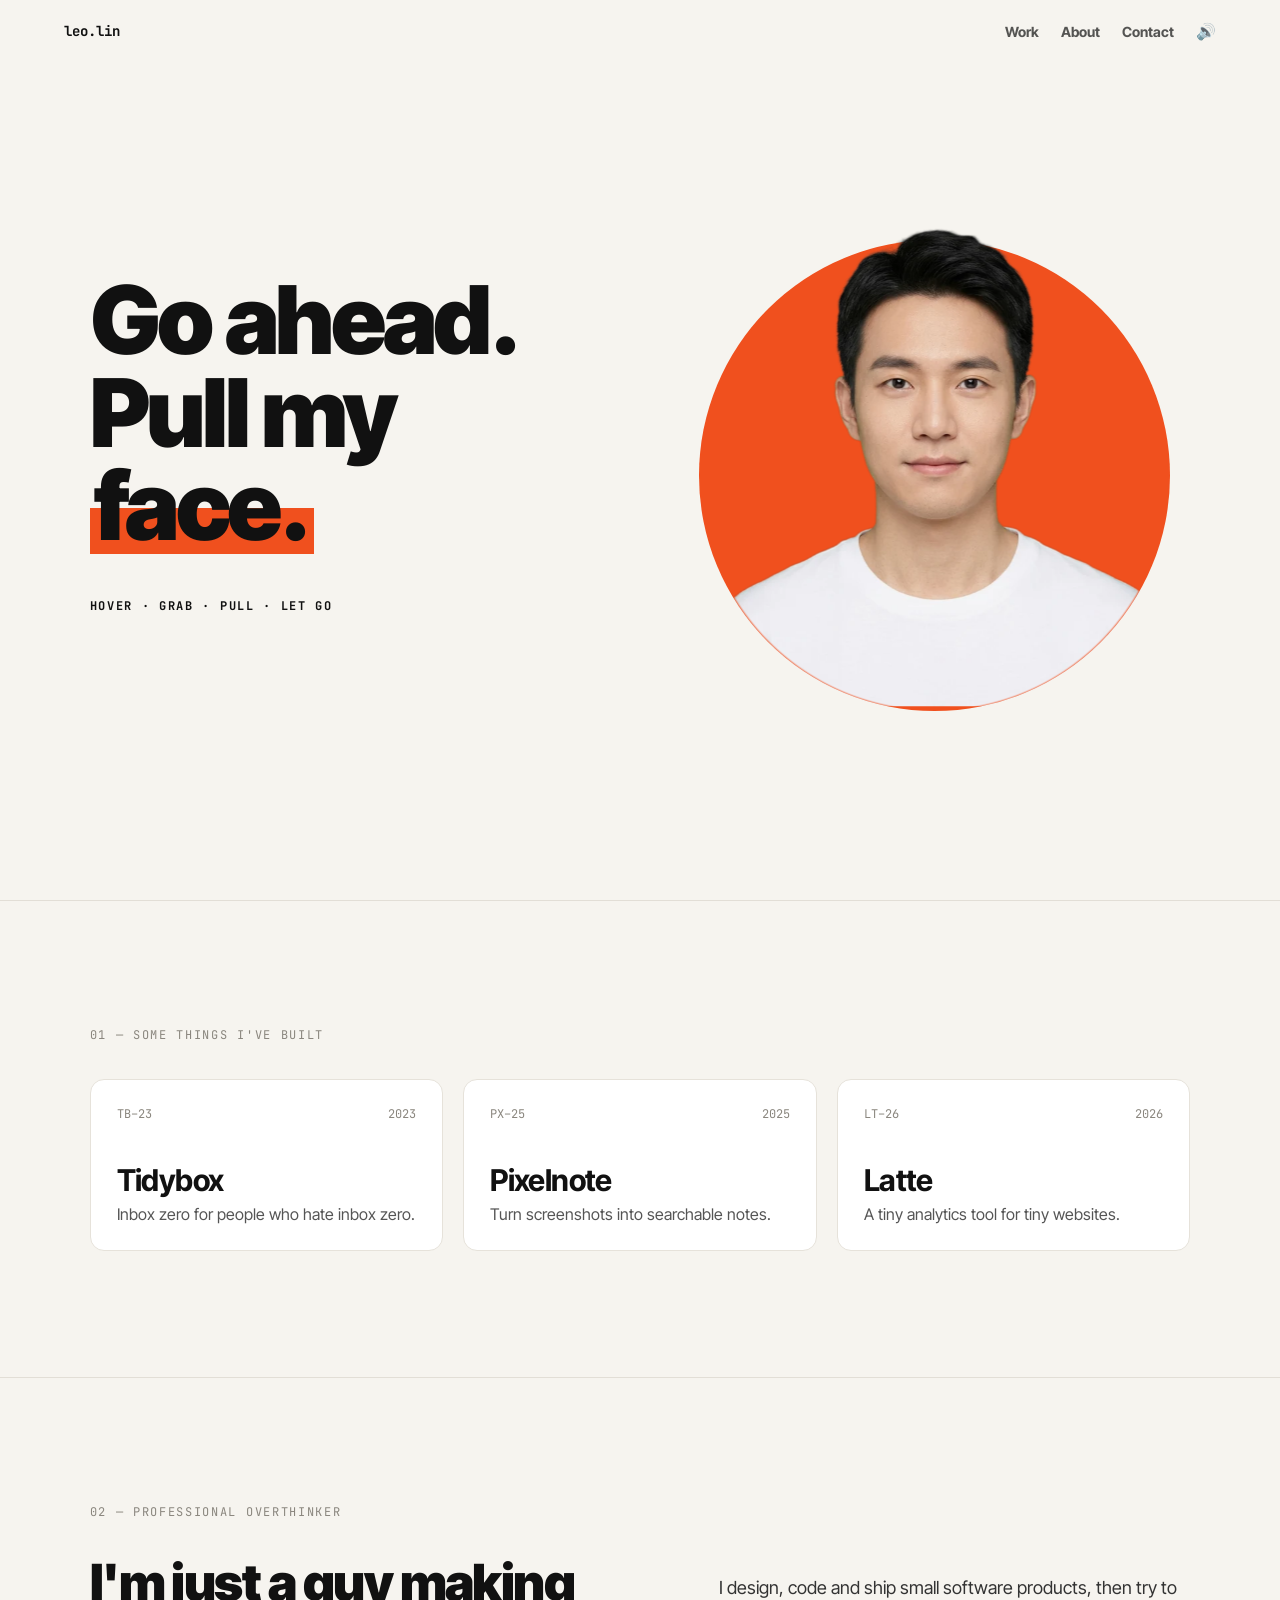
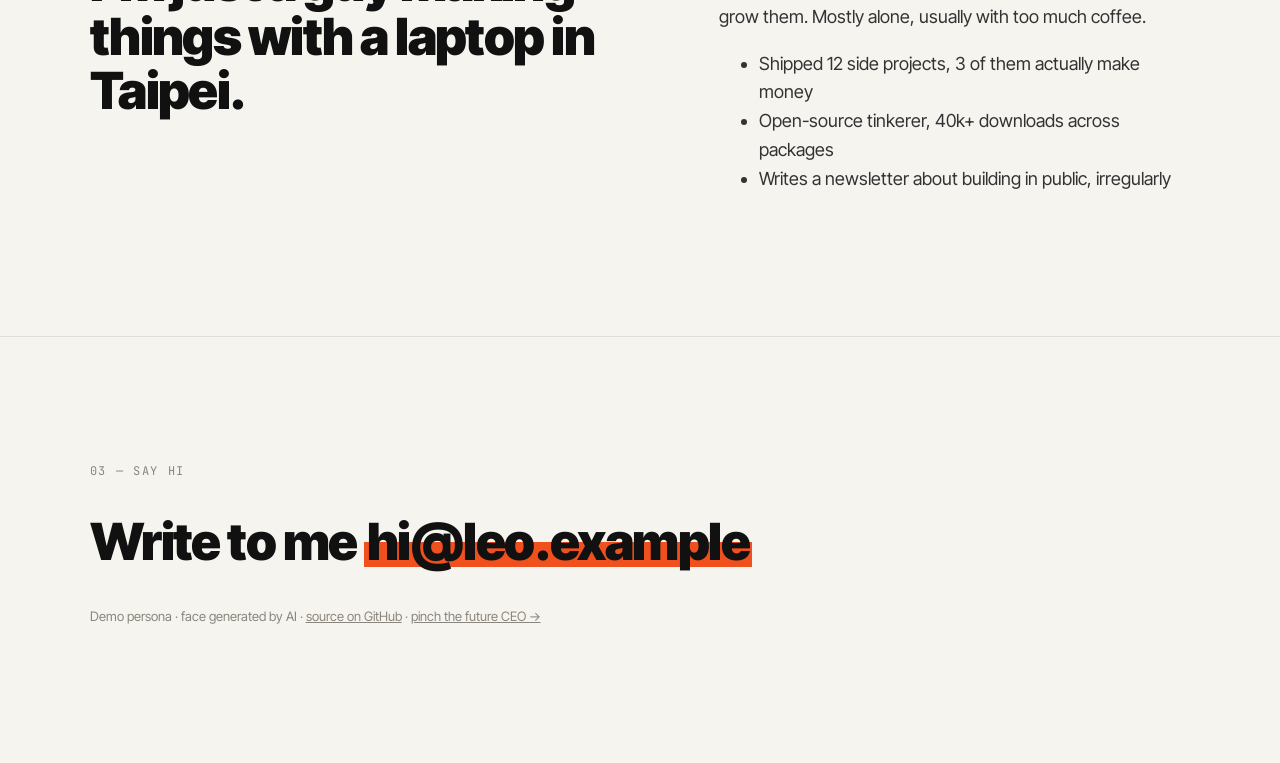
<file: index.html>
<!doctype html>
<html lang="en">
<head>
<meta charset="utf-8">
<meta name="viewport" content="width=device-width,initial-scale=1">
<title>Leo Lin — indie maker</title>
<meta name="description" content="Go ahead. Pull my face. Personal homepage of Leo Lin, indie maker.">
<link rel="icon" href="data:image/svg+xml,<svg xmlns=%22http://www.w3.org/2000/svg%22 viewBox=%220 0 100 100%22><text y=%22.9em%22 font-size=%2290%22>🖐️</text></svg>">
<link rel="preconnect" href="https://fonts.googleapis.com">
<link rel="preconnect" href="https://fonts.gstatic.com" crossorigin>
<link href="https://fonts.googleapis.com/css2?family=Inter+Tight:wght@400;500;700;900&family=JetBrains+Mono:wght@500;700&display=swap" rel="stylesheet">
<link rel="stylesheet" href="style.css">
</head>
<body>
<header class="nav">
  <a class="logo" href="#">leo.lin</a>
  <nav><a href="#work">Work</a><a href="#about">About</a><a href="#contact">Contact</a><button id="snd" class="snd" aria-label="Toggle sound">🔊</button></nav>
</header>

<section class="hero">
  <div class="hero-text">
    <h1 id="headline"><span class="l1">Go ahead.</span><span class="l2">Pull my</span><span class="l3"><mark>face.</mark></span></h1>
    <p class="steps" id="steps"><span data-s="hover">Hover</span> · <span data-s="grab">Grab</span> · <span data-s="pull">Pull</span> · <span data-s="letgo">Let go</span></p>
  </div>
  <div class="stage" id="stage">
    <div class="disc"></div>
    <canvas id="face" aria-label="An interactive face you can grab and stretch"></canvas>
    <img class="fallback" id="fallback" src="assets/face/neutral.webp" alt="Portrait of Leo">
  </div>
  <div class="hand" id="hand" aria-hidden="true">🖐️</div>
</section>

<section class="block" id="work">
  <p class="eyebrow">01 — Some things I've built</p>
  <div class="cards">
    <a class="card"><span class="code">TB–23</span><span class="yr">2023</span><h3>Tidybox</h3><p>Inbox zero for people who hate inbox zero.</p></a>
    <a class="card"><span class="code">PX–25</span><span class="yr">2025</span><h3>Pixelnote</h3><p>Turn screenshots into searchable notes.</p></a>
    <a class="card"><span class="code">LT–26</span><span class="yr">2026</span><h3>Latte</h3><p>A tiny analytics tool for tiny websites.</p></a>
  </div>
</section>

<section class="block about" id="about">
  <p class="eyebrow">02 — Professional overthinker</p>
  <div class="cols">
    <h2>I'm just a guy making things with a laptop in Taipei.</h2>
    <div>
      <p>I design, code and ship small software products, then try to grow them. Mostly alone, usually with too much coffee.</p>
      <ul>
        <li>Shipped 12 side projects, 3 of them actually make money</li>
        <li>Open-source tinkerer, 40k+ downloads across packages</li>
        <li>Writes a newsletter about building in public, irregularly</li>
      </ul>
    </div>
  </div>
</section>

<section class="block contact" id="contact">
  <p class="eyebrow">03 — Say hi</p>
  <h2>Write to me <mark>hi@leo.example</mark></h2>
  <p class="small">Demo persona · face generated by AI · <a href="https://github.com/YeJe-cpu/test-1031">source on GitHub</a> · <a href="dario/">pinch the future CEO →</a></p>
</section>

<script src="config.js"></script>
<script src="sound.js"></script>
<script src="face.js"></script>
<script>const sb=document.getElementById("snd");const upd=()=>sb.textContent=SFX.on?"🔊":"🔇";upd();sb.onclick=()=>{SFX.toggle();upd();};</script>
</body>
</html>
</file>
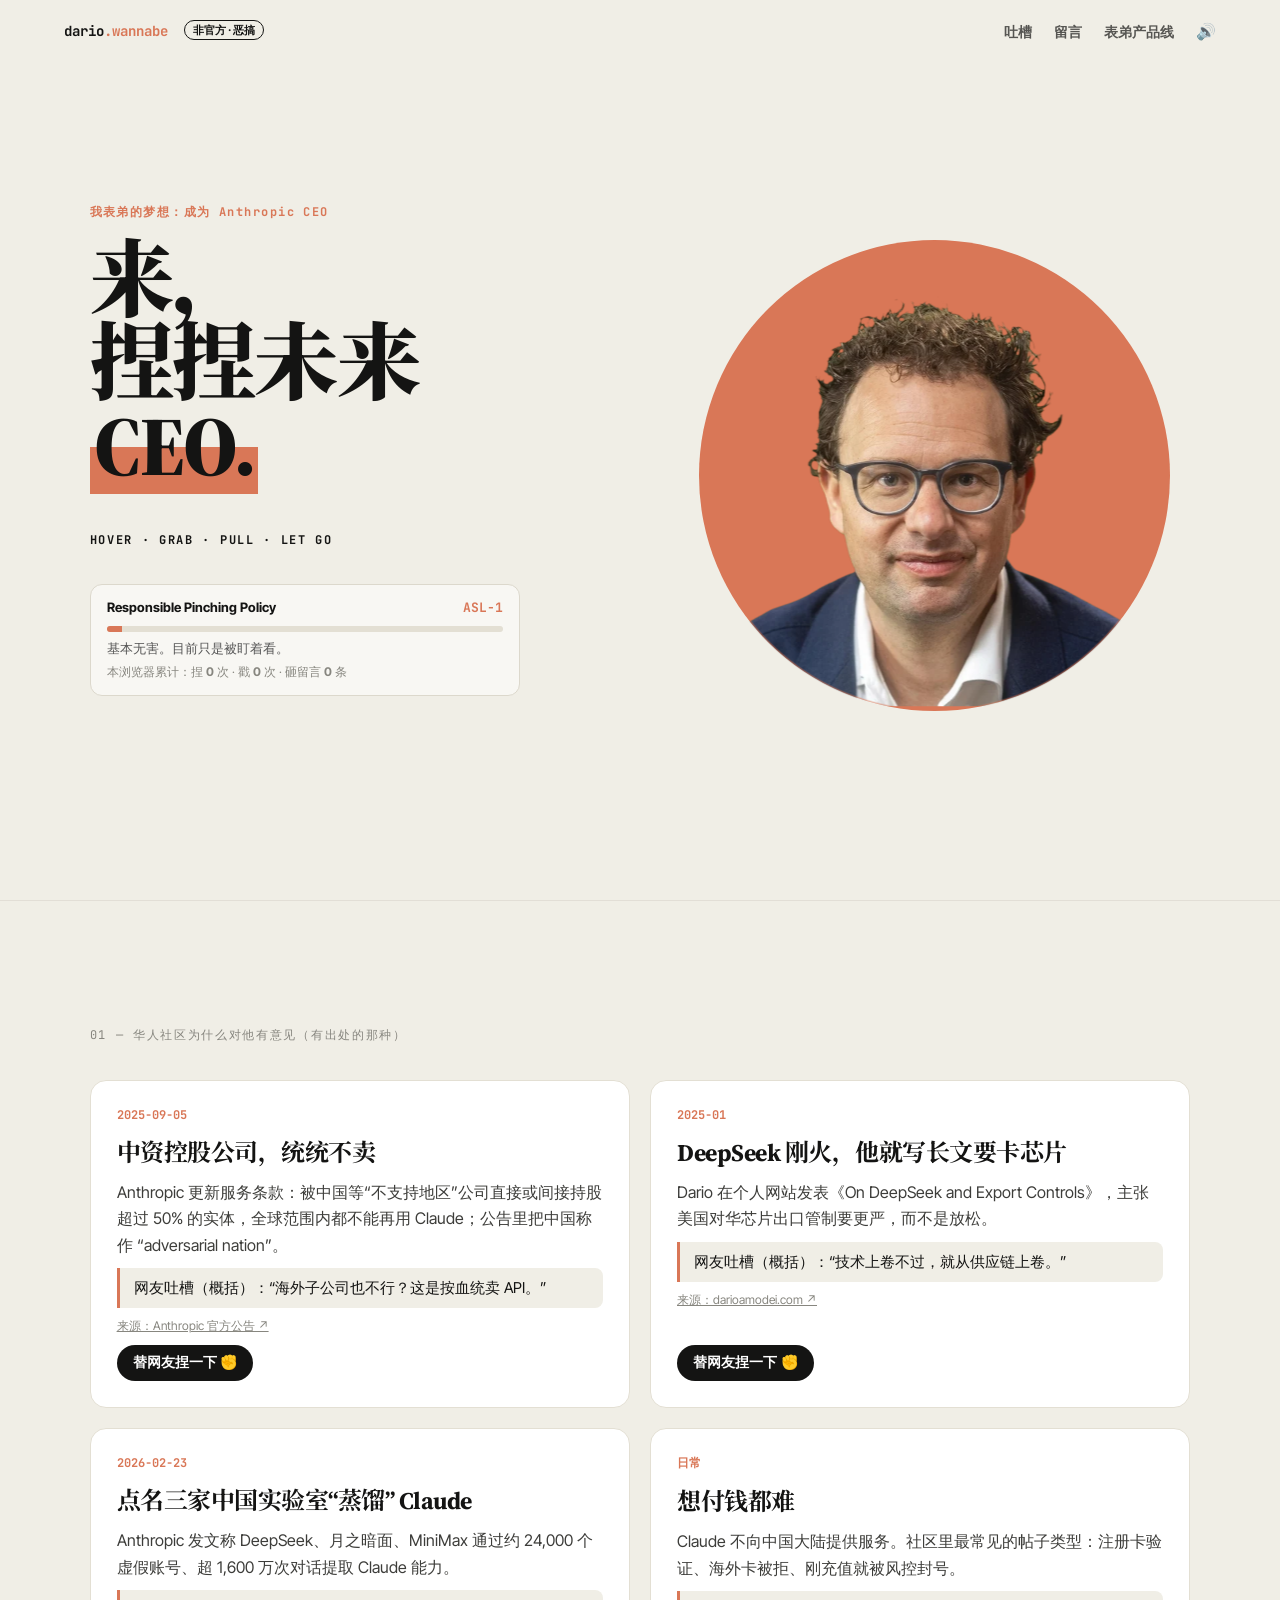
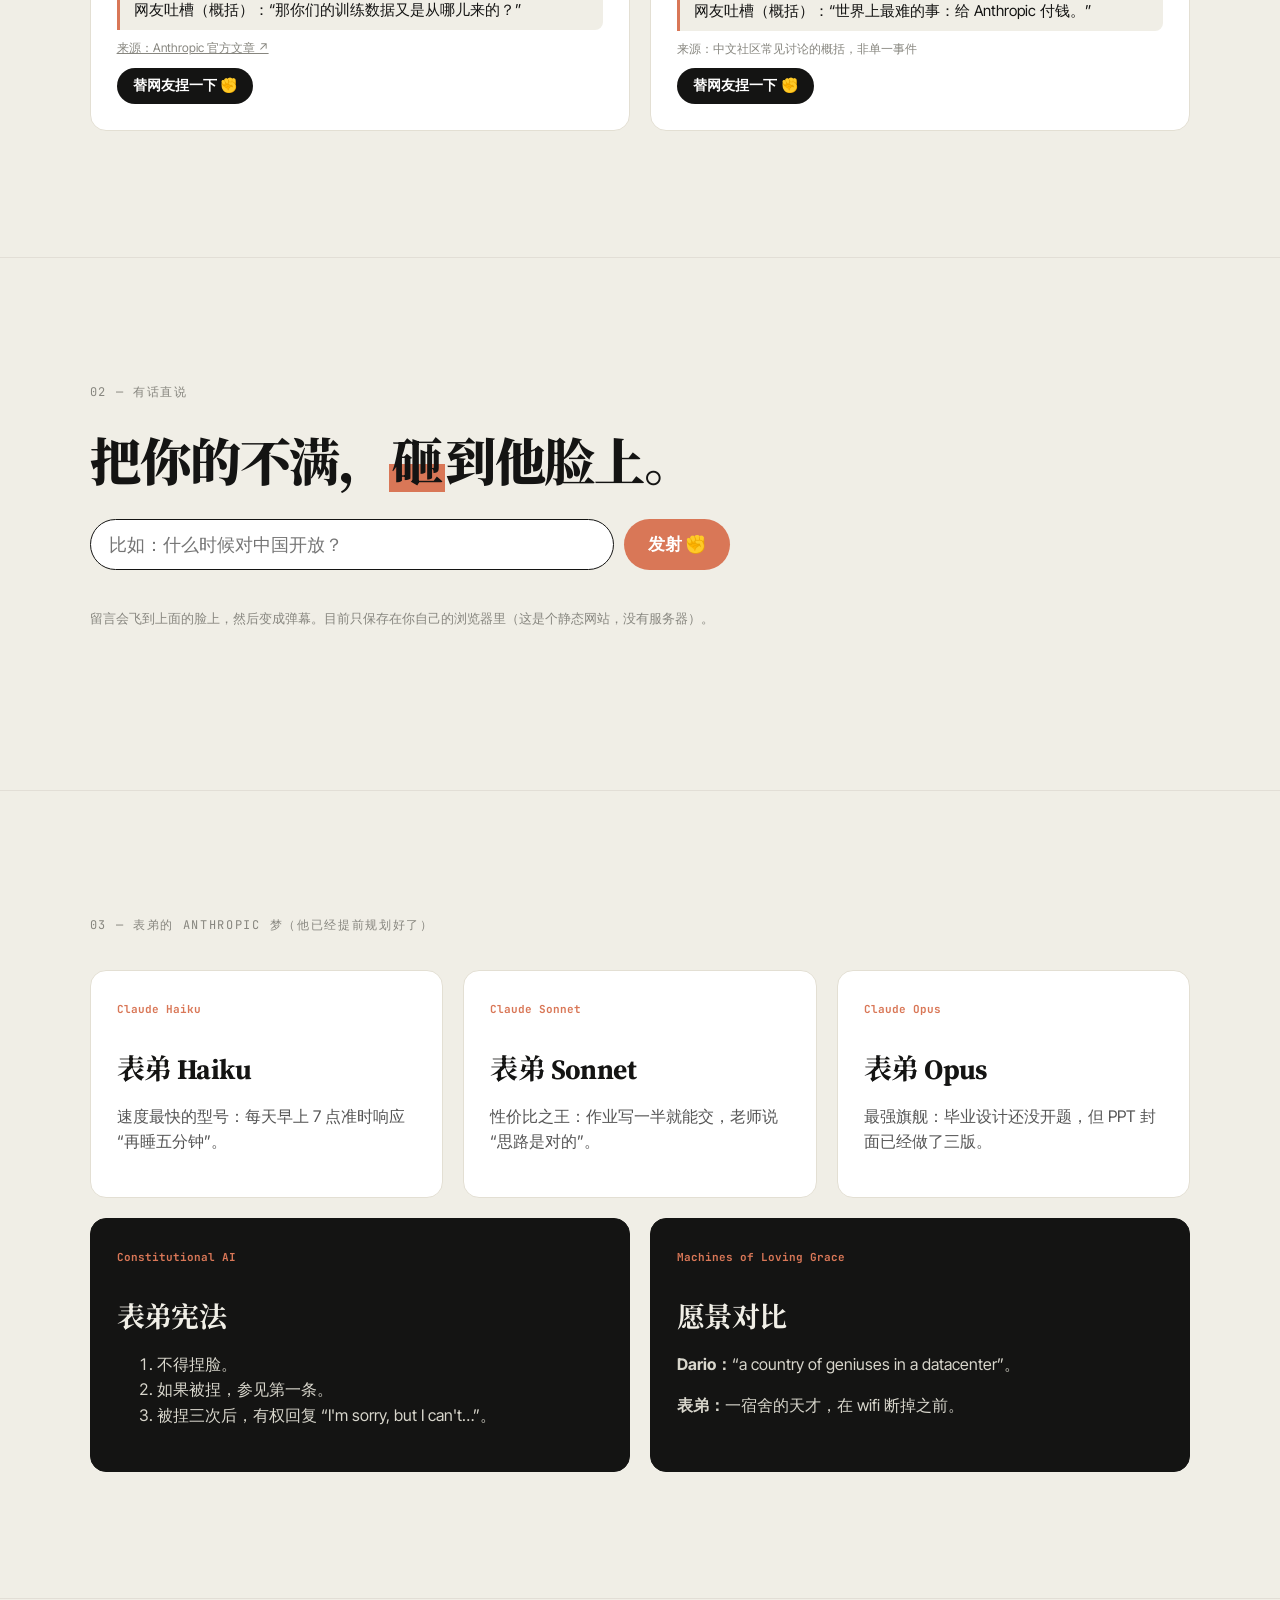
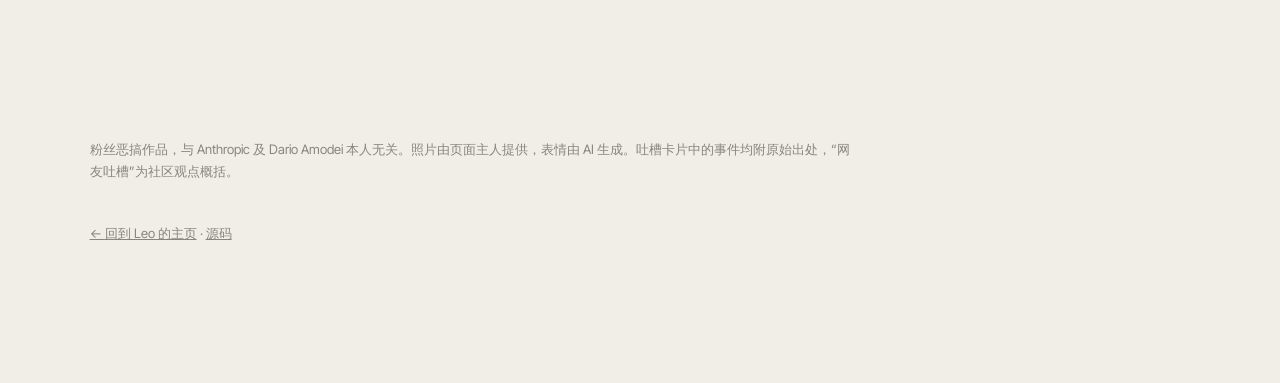
<file: dario/index.html>
<!doctype html>
<html lang="zh-CN">
<head>
<meta charset="utf-8">
<meta name="viewport" content="width=device-width,initial-scale=1">
<title>捏捏未来 CEO · 表弟版 Dario（恶搞）</title>
<meta name="description" content="我表弟的梦想是成为 Dario Amodei。来，先替全网网友捏捏他。非官方恶搞页面。">
<link rel="icon" href="data:image/svg+xml,<svg xmlns=%22http://www.w3.org/2000/svg%22 viewBox=%220 0 100 100%22><text y=%22.9em%22 font-size=%2290%22>✊</text></svg>">
<link rel="preconnect" href="https://fonts.googleapis.com"><link rel="preconnect" href="https://fonts.gstatic.com" crossorigin>
<link href="https://fonts.googleapis.com/css2?family=Inter+Tight:wght@400;500;700;900&family=JetBrains+Mono:wght@500;700&family=Source+Serif+4:opsz,wght@8..60,500;8..60,700&family=Noto+Serif+SC:wght@600;900&display=swap" rel="stylesheet">
<link rel="stylesheet" href="../style.css">
<link rel="stylesheet" href="style.css">
</head>
<body>
<header class="nav">
  <a class="logo" href="#">dario<span class="clay">.wannabe</span> <span class="badge">非官方 · 恶搞</span></a>
  <nav><a href="#rants">吐槽</a><a href="#wall">留言</a><a href="#lineup">表弟产品线</a><button id="snd" class="snd" aria-label="Toggle sound">🔊</button></nav>
</header>

<section class="hero">
  <div class="hero-text">
    <p class="kicker">我表弟的梦想：成为 Anthropic CEO</p>
    <h1 id="headline"><span class="l1">来，</span><span class="l2">捏捏未来</span><span class="l3"><mark>CEO.</mark></span></h1>
    <p class="steps" id="steps"><span data-s="hover">Hover</span> · <span data-s="grab">Grab</span> · <span data-s="pull">Pull</span> · <span data-s="letgo">Let go</span></p>
    <div class="asl" id="asl">
      <div class="asl-top"><b>Responsible Pinching Policy</b><span id="aslLevel">ASL-1</span></div>
      <div class="asl-bar"><i id="aslFill"></i></div>
      <p id="aslText">基本无害。目前只是被盯着看。</p>
      <p class="count">本浏览器累计：捏 <b id="nPull">0</b> 次 · 戳 <b id="nPoke">0</b> 次 · 砸留言 <b id="nThrow">0</b> 条</p>
    </div>
  </div>
  <div class="stage" id="stage">
    <div class="disc"></div>
    <canvas id="face" aria-label="可以抓住拉扯的表弟版 Dario 头像"></canvas>
  </div>
  <div class="hand" id="hand" aria-hidden="true">🖐️</div>
  <div class="danmaku" id="danmaku" aria-hidden="true"></div>
</section>

<section class="block" id="rants">
  <p class="eyebrow">01 — 华人社区为什么对他有意见（有出处的那种）</p>
  <div class="rants">
    <article class="rant">
      <time>2025-09-05</time>
      <h3>中资控股公司，统统不卖</h3>
      <p>Anthropic 更新服务条款：被中国等“不支持地区”公司直接或间接持股超过 50% 的实体，全球范围内都不能再用 Claude；公告里把中国称作 “adversarial nation”。</p>
      <blockquote>网友吐槽（概括）：“海外子公司也不行？这是按血统卖 API。”</blockquote>
      <a href="https://www.anthropic.com/news/updating-restrictions-of-sales-to-unsupported-regions" target="_blank" rel="noopener">来源：Anthropic 官方公告 ↗</a>
      <button class="throw" data-msg="按股权卖 API？">替网友捏一下 ✊</button>
    </article>
    <article class="rant">
      <time>2025-01</time>
      <h3>DeepSeek 刚火，他就写长文要卡芯片</h3>
      <p>Dario 在个人网站发表《On DeepSeek and Export Controls》，主张美国对华芯片出口管制要更严，而不是放松。</p>
      <blockquote>网友吐槽（概括）：“技术上卷不过，就从供应链上卷。”</blockquote>
      <a href="https://darioamodei.com/post/on-deepseek-and-export-controls" target="_blank" rel="noopener">来源：darioamodei.com ↗</a>
      <button class="throw" data-msg="又要卡芯片？">替网友捏一下 ✊</button>
    </article>
    <article class="rant">
      <time>2026-02-23</time>
      <h3>点名三家中国实验室“蒸馏” Claude</h3>
      <p>Anthropic 发文称 DeepSeek、月之暗面、MiniMax 通过约 24,000 个虚假账号、超 1,600 万次对话提取 Claude 能力。</p>
      <blockquote>网友吐槽（概括）：“那你们的训练数据又是从哪儿来的？”</blockquote>
      <a href="https://www.anthropic.com/news/detecting-and-preventing-distillation-attacks" target="_blank" rel="noopener">来源：Anthropic 官方文章 ↗</a>
      <button class="throw" data-msg="训练数据哪来的？">替网友捏一下 ✊</button>
    </article>
    <article class="rant">
      <time>日常</time>
      <h3>想付钱都难</h3>
      <p>Claude 不向中国大陆提供服务。社区里最常见的帖子类型：注册卡验证、海外卡被拒、刚充值就被风控封号。</p>
      <blockquote>网友吐槽（概括）：“世界上最难的事：给 Anthropic 付钱。”</blockquote>
      <span class="src">来源：中文社区常见讨论的概括，非单一事件</span>
      <button class="throw" data-msg="还我 Pro 会员！">替网友捏一下 ✊</button>
    </article>
  </div>
</section>

<section class="block wall" id="wall">
  <p class="eyebrow">02 — 有话直说</p>
  <h2>把你的不满，<mark>砸</mark>到他脸上。</h2>
  <form id="say" autocomplete="off">
    <input id="msg" maxlength="40" placeholder="比如：什么时候对中国开放？" aria-label="你想对他说的话">
    <button type="submit">发射 ✊</button>
  </form>
  <p class="small">留言会飞到上面的脸上，然后变成弹幕。目前只保存在你自己的浏览器里（这是个静态网站，没有服务器）。</p>
  <ul class="mine" id="mine"></ul>
</section>

<section class="block" id="lineup">
  <p class="eyebrow">03 — 表弟的 Anthropic 梦（他已经提前规划好了）</p>
  <div class="cols3">
    <div class="tile"><span class="tag">Claude Haiku</span><h3>表弟 Haiku</h3><p>速度最快的型号：每天早上 7 点准时响应“再睡五分钟”。</p></div>
    <div class="tile"><span class="tag">Claude Sonnet</span><h3>表弟 Sonnet</h3><p>性价比之王：作业写一半就能交，老师说“思路是对的”。</p></div>
    <div class="tile"><span class="tag">Claude Opus</span><h3>表弟 Opus</h3><p>最强旗舰：毕业设计还没开题，但 PPT 封面已经做了三版。</p></div>
  </div>
  <div class="cols2">
    <div class="tile dark"><span class="tag">Constitutional AI</span><h3>表弟宪法</h3><ol><li>不得捏脸。</li><li>如果被捏，参见第一条。</li><li>被捏三次后，有权回复 “I'm sorry, but I can't…”。</li></ol></div>
    <div class="tile dark"><span class="tag">Machines of Loving Grace</span><h3>愿景对比</h3><p><b>Dario：</b>“a country of geniuses in a datacenter”。</p><p><b>表弟：</b>一宿舍的天才，在 wifi 断掉之前。</p></div>
  </div>
</section>

<footer class="block foot">
  <p>粉丝恶搞作品，与 Anthropic 及 Dario Amodei 本人无关。照片由页面主人提供，表情由 AI 生成。吐槽卡片中的事件均附原始出处，“网友吐槽”为社区观点概括。</p>
  <p class="small"><a href="../">← 回到 Leo 的主页</a> · <a href="https://github.com/YeJe-cpu/test-1031">源码</a></p>
</footer>

<script src="config.js"></script>
<script src="../sound.js"></script>
<script src="../face.js"></script>
<script src="app.js"></script>
</body>
</html>
</file>
<file: style.css>
:root{--bg:#f6f4ef;--ink:#111;--accent:#f0501e;--muted:#8a867e}
*{box-sizing:border-box}
html,body{margin:0;background:var(--bg);color:var(--ink);font-family:"Inter Tight",system-ui,-apple-system,"Helvetica Neue",Arial,sans-serif;-webkit-font-smoothing:antialiased}
a{color:inherit}
mark{background:linear-gradient(transparent 52%,var(--accent) 52%,var(--accent) 92%,transparent 92%);color:inherit;padding:0 .05em}
.nav{position:fixed;top:0;left:0;right:0;display:flex;justify-content:space-between;padding:22px 5vw;z-index:5;font-weight:700;font-size:14px}
.nav nav a{margin-left:22px;text-decoration:none;opacity:.7}.nav nav a:hover{opacity:1}
.logo{text-decoration:none;font-family:"JetBrains Mono",monospace}
.hero{min-height:100vh;display:grid;grid-template-columns:1.1fr 1fr;align-items:center;padding:0 7vw;gap:4vw;position:relative;user-select:none;-webkit-user-select:none}
h1{font-size:clamp(48px,7.4vw,112px);line-height:.98;letter-spacing:-.035em;font-weight:900;margin:0}
h1 span{display:block}
h1.swap span{animation:rise .7s cubic-bezier(.2,.8,.2,1) both}
h1.swap span:nth-child(2){animation-delay:.08s}h1.swap span:nth-child(3){animation-delay:.16s}
@keyframes rise{from{opacity:0;transform:translateY(.35em);filter:blur(6px)}to{opacity:1;transform:none;filter:none}}
.steps{margin-top:5vh;font-family:"JetBrains Mono",monospace;font-size:12px;letter-spacing:.14em;text-transform:uppercase;font-weight:700;color:var(--ink)}
.steps span{transition:color .15s}.steps span.on{color:var(--accent)}
.stage{position:relative;width:min(40vw,520px);aspect-ratio:1;justify-self:center}
.disc{position:absolute;left:4%;top:9%;width:92%;height:92%;border-radius:50%;background:var(--accent)}
#face{position:absolute;left:-40%;top:-40%;width:180%;height:180%;pointer-events:none}
.fallback{position:absolute;inset:0;width:100%;display:none}
.nogl .fallback{display:block}
.hand{position:fixed;left:0;top:0;font-size:34px;pointer-events:none;z-index:10;opacity:0;transform:translate(-50%,-50%);transition:opacity .12s;will-change:transform}
.hand.show{opacity:1}
.hero.hovering{cursor:none}
.block{padding:14vh 7vw;border-top:1px solid #e2ded6}
.eyebrow{font-family:"JetBrains Mono",monospace;font-size:12px;letter-spacing:.14em;text-transform:uppercase;color:var(--muted);margin:0 0 36px}
.cards{display:grid;grid-template-columns:repeat(3,1fr);gap:20px}
.card{background:#fff;border:1px solid #e6e2da;border-radius:14px;padding:26px;display:grid;grid-template-columns:1fr auto;transition:transform .2s,box-shadow .2s;cursor:pointer}
.card:hover{transform:translateY(-4px);box-shadow:0 14px 30px -18px rgba(0,0,0,.3)}
.card .code,.card .yr{font-family:"JetBrains Mono",monospace;font-size:12px;color:var(--muted)}
.card h3{grid-column:1/-1;font-size:30px;margin:40px 0 6px;letter-spacing:-.02em}
.card p{grid-column:1/-1;margin:0;color:#555}
h2{font-size:clamp(30px,4vw,56px);letter-spacing:-.03em;line-height:1.05;margin:0;font-weight:900}
.cols{display:grid;grid-template-columns:1.2fr 1fr;gap:5vw}
.cols p,.cols li{font-size:18px;line-height:1.6;color:#333}
.small{color:var(--muted);font-size:13px;margin-top:40px}
@media (max-width:800px){
  .hero{grid-template-columns:1fr;padding-top:90px;text-align:left}
  .stage{width:78vw;order:-1;margin-top:6vh}
  .cards,.cols{grid-template-columns:1fr}
}
.snd{margin-left:22px;background:none;border:0;font-size:16px;cursor:pointer;opacity:.75;padding:0}.snd:hover{opacity:1}
</file>
<file: dario/style.css>
:root{--bg:#f0eee6;--ink:#141413;--accent:#d97757;--muted:#87867f}
body{font-family:"Inter Tight","PingFang SC","Noto Sans SC",system-ui,sans-serif}
h1,h2,h3{font-family:"Source Serif 4","Noto Serif SC",Georgia,serif;letter-spacing:-.02em}
h1{font-weight:900;font-size:clamp(46px,6.6vw,100px)}
.clay{color:var(--accent)}
.badge{font-family:"Inter Tight",sans-serif;font-size:11px;border:1px solid var(--ink);border-radius:20px;padding:2px 8px;margin-left:8px;vertical-align:2px}
.kicker{font-family:"JetBrains Mono",monospace;font-size:12px;letter-spacing:.12em;color:var(--accent);margin:0 0 18px;font-weight:700}
.disc{background:var(--accent)}
.asl{margin-top:4vh;max-width:430px;background:#fff8;border:1px solid #dcd8cc;border-radius:12px;padding:14px 16px;user-select:none}
.asl-top{display:flex;justify-content:space-between;font-size:13px}
.asl-top span{font-family:"JetBrains Mono",monospace;font-weight:700;color:var(--accent)}
.asl-bar{height:6px;background:#e3dfd3;border-radius:6px;margin:10px 0 8px;overflow:hidden}
.asl-bar i{display:block;height:100%;width:8%;background:var(--accent);transition:width .4s cubic-bezier(.2,.8,.2,1)}
.asl p{margin:0;font-size:13px;color:#555}.asl .count{margin-top:6px;color:var(--muted);font-size:12px}
.asl.bump{animation:bump .35s}@keyframes bump{40%{transform:scale(1.03)}}
.danmaku{position:absolute;inset:0;pointer-events:none;overflow:hidden;z-index:1}
.bullet{position:absolute;white-space:nowrap;font-weight:700;font-size:15px;padding:4px 10px;border-radius:20px;background:#fff;border:1px solid #e0dccf;box-shadow:0 6px 16px -10px #0004;animation:fly linear forwards}
@keyframes fly{from{transform:translateX(0)}to{transform:translateX(calc(-100vw - 100%))}}
.missile{position:fixed;left:0;top:0;z-index:20;pointer-events:none;font-weight:900;font-size:18px;background:var(--ink);color:#fff;padding:6px 12px;border-radius:20px;white-space:nowrap;will-change:transform}
.boom{position:fixed;z-index:21;pointer-events:none;font-size:40px;transform:translate(-50%,-50%);animation:boom .6s ease-out forwards}
@keyframes boom{from{opacity:1;transform:translate(-50%,-50%) scale(.4)}to{opacity:0;transform:translate(-50%,-50%) scale(1.8)}}
.rants{display:grid;grid-template-columns:repeat(2,1fr);gap:20px}
.rant{background:#fff;border:1px solid #e3dfd3;border-radius:16px;padding:26px;display:flex;flex-direction:column;gap:10px}
.rant time{font-family:"JetBrains Mono",monospace;font-size:12px;color:var(--accent);font-weight:700}
.rant h3{margin:0;font-size:24px}.rant p{margin:0;color:#3d3d3a;line-height:1.65}
.rant blockquote{margin:0;padding:10px 14px;background:var(--bg);border-left:3px solid var(--accent);border-radius:0 8px 8px 0;font-size:15px}
.rant a,.rant .src{font-size:12px;color:var(--muted)}
.throw{align-self:flex-start;margin-top:auto;background:var(--ink);color:#fff;border:0;border-radius:20px;padding:9px 16px;font-weight:700;cursor:pointer;font-size:14px;transition:transform .15s}
.throw:hover{transform:translateY(-2px) rotate(-1deg)}.throw:active{transform:scale(.95)}
.wall h2{margin-bottom:28px}
#say{display:flex;gap:10px;max-width:640px}
#say input{flex:1;font:inherit;font-size:18px;padding:14px 18px;border-radius:30px;border:1.5px solid var(--ink);background:#fff;outline:none}
#say input:focus{border-color:var(--accent)}
#say button{font:inherit;font-weight:900;font-size:17px;border:0;border-radius:30px;padding:0 24px;background:var(--accent);color:#fff;cursor:pointer}
.mine{list-style:none;padding:0;display:flex;flex-wrap:wrap;gap:8px;margin-top:20px}
.mine li{background:#fff;border:1px solid #e3dfd3;border-radius:20px;padding:6px 12px;font-size:14px}
.cols3{display:grid;grid-template-columns:repeat(3,1fr);gap:20px}.cols2{display:grid;grid-template-columns:1fr 1fr;gap:20px;margin-top:20px}
.tile{background:#fff;border:1px solid #e3dfd3;border-radius:16px;padding:26px;transition:transform .2s}
.tile:hover{transform:rotate(-.6deg) translateY(-3px)}
.tile.dark{background:var(--ink);color:#f0eee6;border-color:var(--ink)}.tile.dark p,.tile.dark li{color:#d8d6cc}
.tile .tag{font-family:"JetBrains Mono",monospace;font-size:11px;color:var(--accent);font-weight:700}
.tile h3{font-size:28px;margin:30px 0 8px}.tile p,.tile li{color:#555;line-height:1.6}
.foot{font-size:13px;color:var(--muted)}.foot p{max-width:760px;line-height:1.7}
@media (max-width:800px){.rants,.cols3,.cols2{grid-template-columns:1fr}}
</file>
